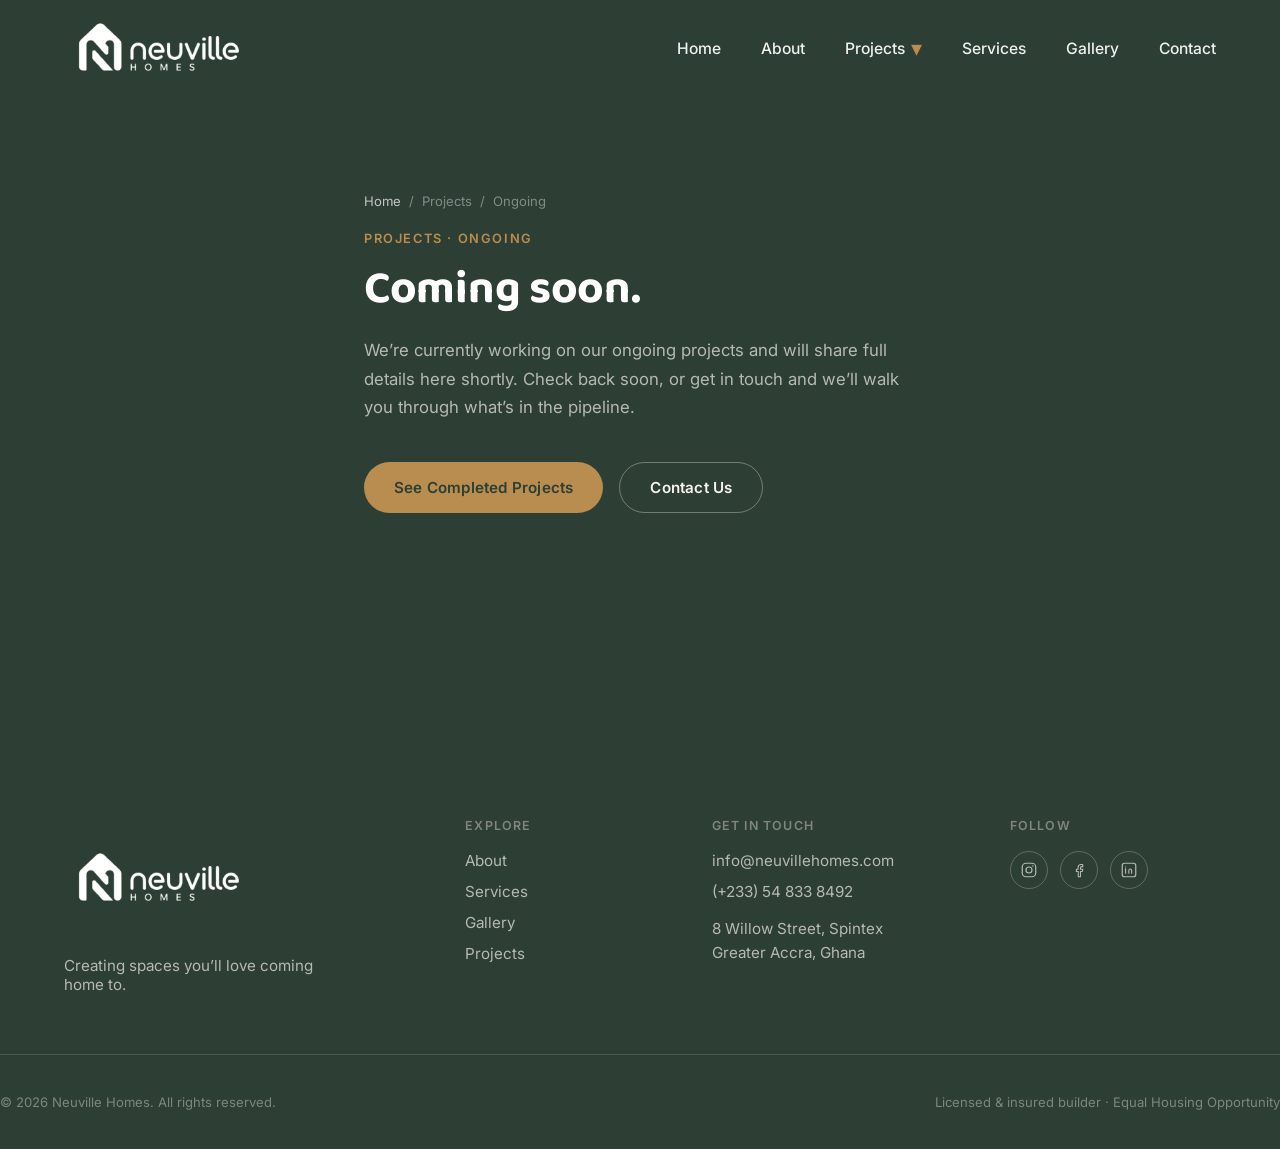
<file: ongoing.html>
<!DOCTYPE html>
<html lang="en">
<head>
<meta charset="UTF-8">
<meta name="viewport" content="width=device-width, initial-scale=1.0">
<title>Ongoing Projects | Neuville Homes</title>
<meta name="description" content="Ongoing projects by Neuville Homes — coming soon.">

<link rel="preconnect" href="https://fonts.googleapis.com">
<link rel="preconnect" href="https://fonts.gstatic.com" crossorigin>
<link href="https://fonts.googleapis.com/css2?family=Baloo+2:wght@600;700;800&family=Inter:wght@400;500;600&display=swap" rel="stylesheet">

<link rel="stylesheet" href="styles.css">
</head>
<body>

<header class="site-header" id="siteHeader">
  <div class="header-inner">

    <a href="index.html" class="logo" aria-label="Neuville Homes home">
      <span class="logo-mark" aria-hidden="true">
        <img src="assets/logo-white.png" alt="" class="logo-img logo-img--white" >
        <img src="assets/logo-green.png" alt="" class="logo-img logo-img--green" >
      </span>
    </a>

    <nav class="main-nav" id="mainNav" aria-label="Primary">
      <a href="index.html">Home</a>
      <a href="index.html#about">About</a>
      <div class="nav-item has-dropdown">
        <a href="projects.html" class="nav-dropdown-trigger">
          Projects
          <span class="nav-caret" aria-hidden="true">&#9662;</span>
        </a>
        <div class="nav-dropdown">
          <a href="completed.html">Completed</a>
          <a href="ongoing.html">Ongoing</a>
          <a href="upcoming.html">Upcoming</a>
        </div>
      </div>
      <a href="index.html#services">Services</a>
      <a href="index.html#gallery">Gallery</a>
      <a href="index.html#contact">Contact</a>
    </nav>

    <button class="nav-toggle" id="navToggle" aria-label="Toggle menu" aria-expanded="false" aria-controls="mainNav">
      <span></span>
      <span></span>
      <span></span>
    </button>

  </div>
</header>

<main>

  <section class="section coming-soon">
    <div class="section-inner coming-soon-inner">
      <nav class="breadcrumb" aria-label="Breadcrumb">
        <a href="index.html">Home</a>
        <span>/</span>
        <span>Projects</span>
        <span>/</span>
        <span>Ongoing</span>
      </nav>
      <p class="eyebrow">Projects &middot; Ongoing</p>
      <h1 class="section-heading coming-soon-heading">Coming soon.</h1>
      <p class="body-text coming-soon-sub">We&rsquo;re currently working on our ongoing projects and will share full details here shortly. Check back soon, or get in touch and we&rsquo;ll walk you through what&rsquo;s in the pipeline.</p>
      <div class="coming-soon-actions">
        <a href="completed.html" class="btn btn-gold">See Completed Projects</a>
        <a href="index.html#contact" class="btn btn-outline btn-outline--dark">Contact Us</a>
      </div>
    </div>
  </section>

</main>

<!-- ============================================
     FOOTER
     ============================================ -->
<footer class="site-footer">
  <div class="section-inner footer-grid">

    <div class="footer-brand">
      <a href="index.html" class="logo" aria-label="Neuville Homes home">
        <span class="logo-mark" aria-hidden="true">
          <img src="assets/logo-white.png" alt="" class="logo-img logo-img--white" >
          <img src="assets/logo-green.png" alt="" class="logo-img logo-img--green" >
        </span>
      </a>
      <p class="footer-tagline">Creating spaces you&rsquo;ll love coming home to.</p>
    </div>

    <nav class="footer-nav" aria-label="Footer">
      <p class="footer-col-title">Explore</p>
      <a href="index.html#about">About</a>
      <a href="index.html#services">Services</a>
      <a href="index.html#gallery">Gallery</a>
      <a href="projects.html">Projects</a>
    </nav>

    <div class="footer-contact">
      <p class="footer-col-title">Get in touch</p>
      <a href="mailto:hello@neuvillehomes.com">info@neuvillehomes.com</a>
      <a href="tel:+233548338492">(+233) 54 833 8492</a>
      <p class="footer-address">8 Willow Street, Spintex <br>Greater Accra, Ghana</p>
    </div>

    <div class="footer-social">
      <p class="footer-col-title">Follow</p>
      <div class="social-row">
        <a href="#" aria-label="Neuville Homes on Instagram" class="social-icon">
          <svg width="18" height="18" viewBox="0 0 24 24" fill="none"><rect x="3" y="3" width="18" height="18" rx="5" stroke="currentColor" stroke-width="1.6"/><circle cx="12" cy="12" r="4" stroke="currentColor" stroke-width="1.6"/><circle cx="17.2" cy="6.8" r="1" fill="currentColor"/></svg>
        </a>
        <a href="#" aria-label="Neuville Homes on Facebook" class="social-icon">
          <svg width="18" height="18" viewBox="0 0 24 24" fill="none"><path d="M14 21v-7h2.5l.5-3H14V9c0-.9.3-1.5 1.7-1.5H17V4.8c-.3 0-1.2-.1-2.3-.1-2.3 0-3.9 1.4-3.9 4v2.2H8.5v3H11v7h3Z" stroke="currentColor" stroke-width="1.4" stroke-linejoin="round"/></svg>
        </a>
        <a href="#" aria-label="Neuville Homes on LinkedIn" class="social-icon">
          <svg width="18" height="18" viewBox="0 0 24 24" fill="none"><rect x="3" y="3" width="18" height="18" rx="3" stroke="currentColor" stroke-width="1.6"/><path d="M7.5 10v6.2M7.5 7.8v.01M11.8 16.2v-3.6c0-1.2.7-2 1.9-2 1.1 0 1.8.8 1.8 2v3.6" stroke="currentColor" stroke-width="1.5" stroke-linecap="round"/></svg>
        </a>
      </div>
    </div>

  </div>

  <div class="footer-bottom">
    <div class="section-inner footer-bottom-inner">
      <p>&copy; <span id="year">2026</span> Neuville Homes. All rights reserved.</p>
      <p class="footer-fine">Licensed &amp; insured builder &middot; Equal Housing Opportunity</p>
    </div>
  </div>
</footer>

<script src="script.js"></script>
</body>
</html>
</file>
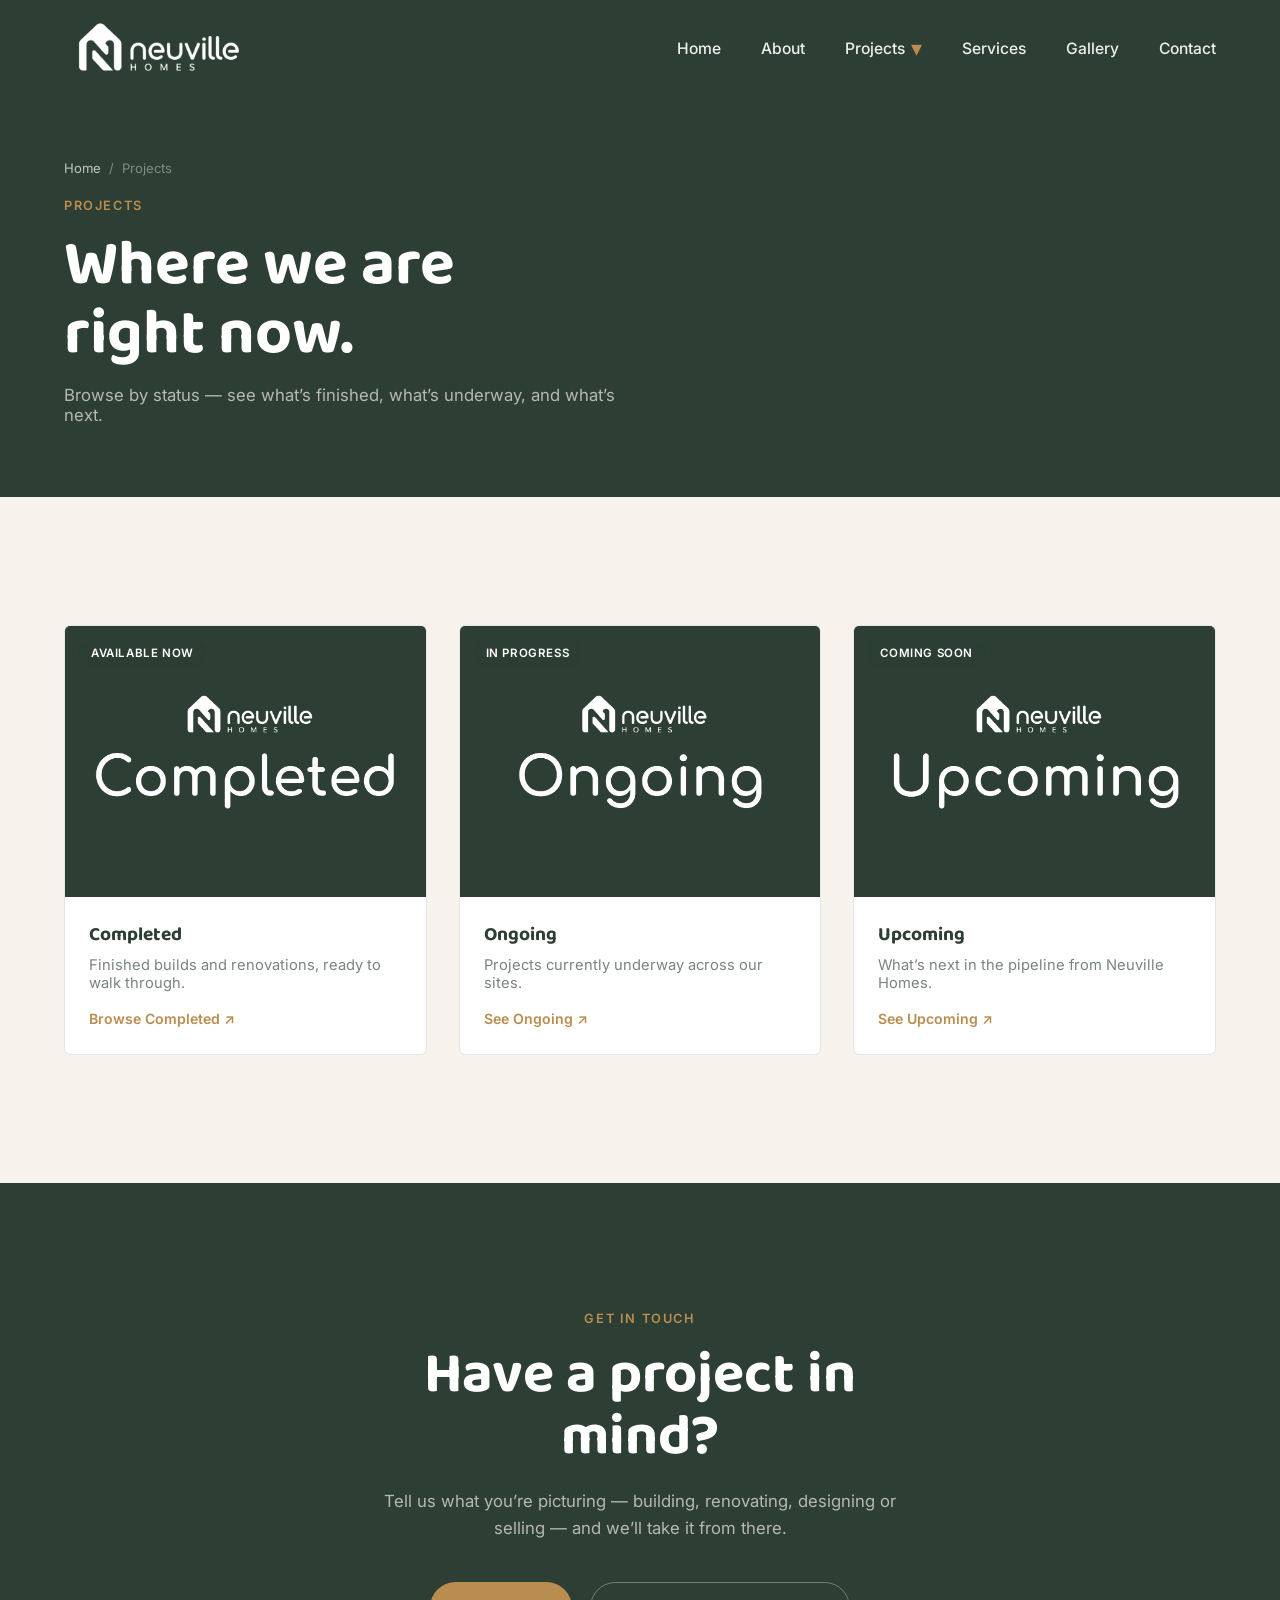
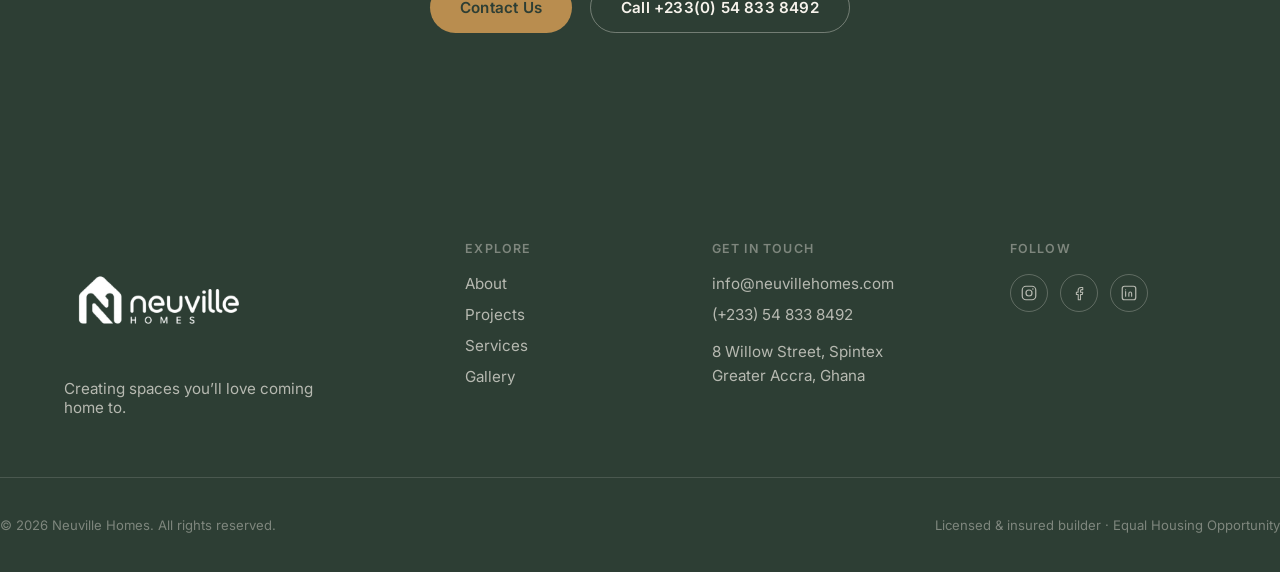
<file: projects.html>
<!DOCTYPE html>
<html lang="en">
<head>
<meta charset="UTF-8">
<meta name="viewport" content="width=device-width, initial-scale=1.0">
<title>Projects | Neuville Homes</title>
<meta name="description" content="Explore completed, ongoing and upcoming projects by Neuville Homes.">

<link rel="preconnect" href="https://fonts.googleapis.com">
<link rel="preconnect" href="https://fonts.gstatic.com" crossorigin>
<link href="https://fonts.googleapis.com/css2?family=Baloo+2:wght@600;700;800&family=Inter:wght@400;500;600&display=swap" rel="stylesheet">

<link rel="stylesheet" href="styles.css">
</head>
<body>

<header class="site-header" id="siteHeader">
  <div class="header-inner">

    <a href="index.html" class="logo" aria-label="Neuville Homes home">
      <span class="logo-mark" aria-hidden="true">
        <img src="assets/logo-white.png" alt="" class="logo-img logo-img--white" >
        <img src="assets/logo-green.png" alt="" class="logo-img logo-img--green" >
      </span>
    </a>

    <nav class="main-nav" id="mainNav" aria-label="Primary">
      <a href="index.html">Home</a>
      <a href="index.html#about">About</a>
      <div class="nav-item has-dropdown">
        <a href="projects.html" class="nav-dropdown-trigger" aria-current="page">
          Projects
          <span class="nav-caret" aria-hidden="true">&#9662;</span>
        </a>
        <div class="nav-dropdown">
          <a href="completed.html">Completed</a>
          <a href="ongoing.html">Ongoing</a>
          <a href="upcoming.html">Upcoming</a>
        </div>
      </div>
      <a href="index.html#services">Services</a>
      <a href="index.html#gallery">Gallery</a>
      <a href="index.html#contact">Contact</a>
    </nav>

    <button class="nav-toggle" id="navToggle" aria-label="Toggle menu" aria-expanded="false" aria-controls="mainNav">
      <span></span>
      <span></span>
      <span></span>
    </button>

  </div>
</header>

<main>

  <!-- ============================================
       PAGE HEADER
       ============================================ -->
  <section class="page-hero">
    <div class="section-inner">
      <nav class="breadcrumb" aria-label="Breadcrumb">
        <a href="index.html">Home</a>
        <span>/</span>
        <span>Projects</span>
      </nav>
      <p class="eyebrow eyebrow--light">Projects</p>
      <h1 class="page-hero-heading">Where we are<br>right now.</h1>
      <p class="page-hero-sub">Browse by status — see what&rsquo;s finished, what&rsquo;s underway, and what&rsquo;s next.</p>
    </div>
  </section>

  <!-- ============================================
       PROJECT STATUS WIDGETS
       ============================================ -->
  <section class="section completed-section">
    <div class="section-inner">
      <div class="projects-grid">

        <a class="project-card" href="completed.html">
          <div class="project-card-media">
            <img src="assets/completed.jpg" alt="Completed projects">
            <span class="project-card-tag">Available Now</span>
          </div>
          <div class="project-card-body">
            <h3>Completed</h3>
            <p>Finished builds and renovations, ready to walk through.</p>
            <span class="project-card-link">Browse Completed &#8599;</span>
          </div>
        </a>

        <a class="project-card" href="ongoing.html">
          <div class="project-card-media">
            <img src="assets/ongoing.jpg" alt="Ongoing projects">
            <span class="project-card-tag">In Progress</span>
          </div>
          <div class="project-card-body">
            <h3>Ongoing</h3>
            <p>Projects currently underway across our sites.</p>
            <span class="project-card-link">See Ongoing &#8599;</span>
          </div>
        </a>

        <a class="project-card" href="upcoming.html">
          <div class="project-card-media">
            <img src="assets/upcoming.jpg" alt="Upcoming projects">
            <span class="project-card-tag">Coming Soon</span>
          </div>
          <div class="project-card-body">
            <h3>Upcoming</h3>
            <p>What&rsquo;s next in the pipeline from Neuville Homes.</p>
            <span class="project-card-link">See Upcoming &#8599;</span>
          </div>
        </a>

      </div>
    </div>
  </section>

  <!-- ============================================
       CTA
       ============================================ -->
  <section class="section cta" id="contact">
    <div class="section-inner cta-inner">
      <p class="eyebrow eyebrow--light">Get In Touch</p>
      <h2 class="cta-heading">Have a project in mind?</h2>
      <p class="cta-sub">Tell us what you&rsquo;re picturing &mdash; building, renovating, designing or selling &mdash; and we&rsquo;ll take it from there.</p>
      <div class="cta-actions">
        <a href="mailto:hello@neuvillehomes.com" class="btn btn-gold">Contact Us</a>
        <a href="tel:+233548338492" class="btn btn-outline">Call +233(0) 54 833 8492</a>
      </div>
    </div>
  </section>

</main>

<!-- ============================================
     FOOTER
     ============================================ -->
<footer class="site-footer">
  <div class="section-inner footer-grid">

    <div class="footer-brand">
      <a href="index.html" class="logo" aria-label="Neuville Homes home">
        <span class="logo-mark" aria-hidden="true">
          <img src="assets/logo-white.png" alt="" class="logo-img logo-img--white" >
          <img src="assets/logo-green.png" alt="" class="logo-img logo-img--green" >
        </span>
      </a>
      <p class="footer-tagline">Creating spaces you&rsquo;ll love coming home to.</p>
    </div>

    <nav class="footer-nav" aria-label="Footer">
      <p class="footer-col-title">Explore</p>
      <a href="index.html#about">About</a>
      <a href="projects.html">Projects</a>
      <a href="index.html#services">Services</a>
      <a href="index.html#gallery">Gallery</a>
    </nav>

    <div class="footer-contact">
      <p class="footer-col-title">Get in touch</p>
      <a href="mailto:hello@neuvillehomes.com">info@neuvillehomes.com</a>
      <a href="tel:+233548338492">(+233) 54 833 8492</a>
      <p class="footer-address">8 Willow Street, Spintex <br>Greater Accra, Ghana</p>
    </div>

    <div class="footer-social">
      <p class="footer-col-title">Follow</p>
      <div class="social-row">
        <a href="#" aria-label="Neuville Homes on Instagram" class="social-icon">
          <svg width="18" height="18" viewBox="0 0 24 24" fill="none"><rect x="3" y="3" width="18" height="18" rx="5" stroke="currentColor" stroke-width="1.6"/><circle cx="12" cy="12" r="4" stroke="currentColor" stroke-width="1.6"/><circle cx="17.2" cy="6.8" r="1" fill="currentColor"/></svg>
        </a>
        <a href="#" aria-label="Neuville Homes on Facebook" class="social-icon">
          <svg width="18" height="18" viewBox="0 0 24 24" fill="none"><path d="M14 21v-7h2.5l.5-3H14V9c0-.9.3-1.5 1.7-1.5H17V4.8c-.3 0-1.2-.1-2.3-.1-2.3 0-3.9 1.4-3.9 4v2.2H8.5v3H11v7h3Z" stroke="currentColor" stroke-width="1.4" stroke-linejoin="round"/></svg>
        </a>
        <a href="#" aria-label="Neuville Homes on LinkedIn" class="social-icon">
          <svg width="18" height="18" viewBox="0 0 24 24" fill="none"><rect x="3" y="3" width="18" height="18" rx="3" stroke="currentColor" stroke-width="1.6"/><path d="M7.5 10v6.2M7.5 7.8v.01M11.8 16.2v-3.6c0-1.2.7-2 1.9-2 1.1 0 1.8.8 1.8 2v3.6" stroke="currentColor" stroke-width="1.5" stroke-linecap="round"/></svg>
        </a>
      </div>
    </div>

  </div>

  <div class="footer-bottom">
    <div class="section-inner footer-bottom-inner">
      <p>&copy; <span id="year">2026</span> Neuville Homes. All rights reserved.</p>
      <p class="footer-fine">Licensed &amp; insured builder &middot; Equal Housing Opportunity</p>
    </div>
  </div>
</footer>

<script src="script.js"></script>
</body>
</html>
</file>
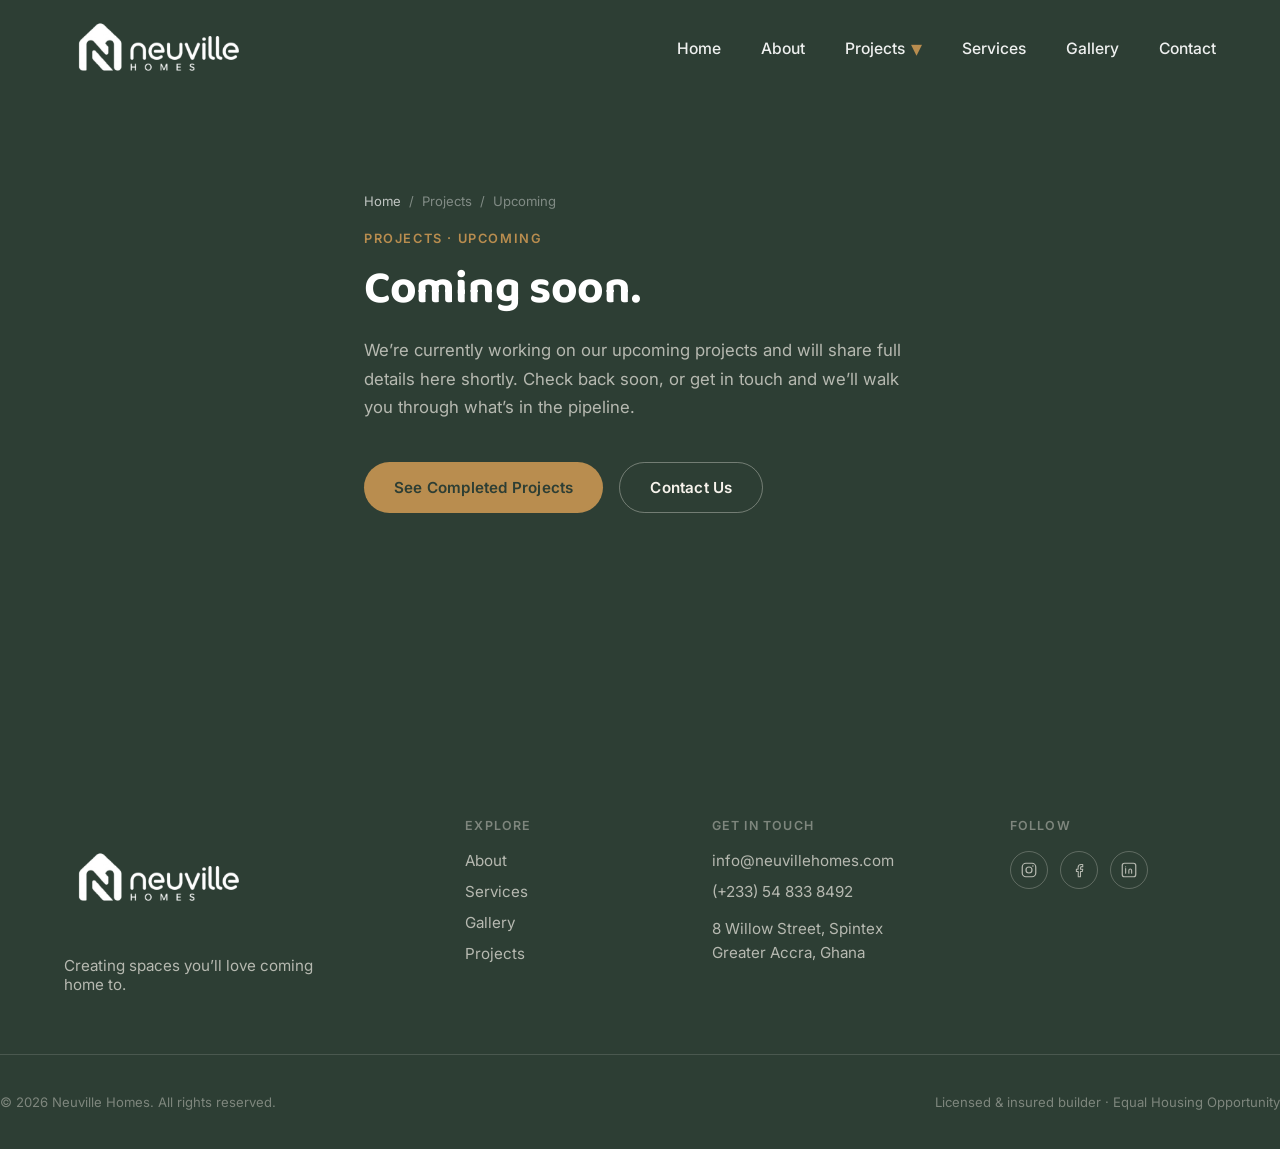
<file: upcoming.html>
<!DOCTYPE html>
<html lang="en">
<head>
<meta charset="UTF-8">
<meta name="viewport" content="width=device-width, initial-scale=1.0">
<title>Upcoming Projects | Neuville Homes</title>
<meta name="description" content="Upcoming projects by Neuville Homes — coming soon.">

<link rel="preconnect" href="https://fonts.googleapis.com">
<link rel="preconnect" href="https://fonts.gstatic.com" crossorigin>
<link href="https://fonts.googleapis.com/css2?family=Baloo+2:wght@600;700;800&family=Inter:wght@400;500;600&display=swap" rel="stylesheet">

<link rel="stylesheet" href="styles.css">
</head>
<body>

<header class="site-header" id="siteHeader">
  <div class="header-inner">

    <a href="index.html" class="logo" aria-label="Neuville Homes home">
      <span class="logo-mark" aria-hidden="true">
        <img src="assets/logo-white.png" alt="" class="logo-img logo-img--white" >
        <img src="assets/logo-green.png" alt="" class="logo-img logo-img--green" >
      </span>
    </a>

    <nav class="main-nav" id="mainNav" aria-label="Primary">
      <a href="index.html">Home</a>
      <a href="index.html#about">About</a>
      <div class="nav-item has-dropdown">
        <a href="projects.html" class="nav-dropdown-trigger">
          Projects
          <span class="nav-caret" aria-hidden="true">&#9662;</span>
        </a>
        <div class="nav-dropdown">
          <a href="completed.html">Completed</a>
          <a href="ongoing.html">Ongoing</a>
          <a href="upcoming.html">Upcoming</a>
        </div>
      </div>
      <a href="index.html#services">Services</a>
      <a href="index.html#gallery">Gallery</a>
      <a href="index.html#contact">Contact</a>
    </nav>

    <button class="nav-toggle" id="navToggle" aria-label="Toggle menu" aria-expanded="false" aria-controls="mainNav">
      <span></span>
      <span></span>
      <span></span>
    </button>

  </div>
</header>

<main>

  <section class="section coming-soon">
    <div class="section-inner coming-soon-inner">
      <nav class="breadcrumb" aria-label="Breadcrumb">
        <a href="index.html">Home</a>
        <span>/</span>
        <span>Projects</span>
        <span>/</span>
        <span>Upcoming</span>
      </nav>
      <p class="eyebrow">Projects &middot; Upcoming</p>
      <h1 class="section-heading coming-soon-heading">Coming soon.</h1>
      <p class="body-text coming-soon-sub">We&rsquo;re currently working on our upcoming projects and will share full details here shortly. Check back soon, or get in touch and we&rsquo;ll walk you through what&rsquo;s in the pipeline.</p>
      <div class="coming-soon-actions">
        <a href="completed.html" class="btn btn-gold">See Completed Projects</a>
        <a href="index.html#contact" class="btn btn-outline btn-outline--dark">Contact Us</a>
      </div>
    </div>
  </section>

</main>

<!-- ============================================
     FOOTER
     ============================================ -->
<footer class="site-footer">
  <div class="section-inner footer-grid">

    <div class="footer-brand">
      <a href="index.html" class="logo" aria-label="Neuville Homes home">
        <span class="logo-mark" aria-hidden="true">
          <img src="assets/logo-white.png" alt="" class="logo-img logo-img--white" >
          <img src="assets/logo-green.png" alt="" class="logo-img logo-img--green" >
        </span>
      </a>
      <p class="footer-tagline">Creating spaces you&rsquo;ll love coming home to.</p>
    </div>

    <nav class="footer-nav" aria-label="Footer">
      <p class="footer-col-title">Explore</p>
      <a href="index.html#about">About</a>
      <a href="index.html#services">Services</a>
      <a href="index.html#gallery">Gallery</a>
      <a href="projects.html">Projects</a>
    </nav>

    <div class="footer-contact">
      <p class="footer-col-title">Get in touch</p>
      <a href="mailto:hello@neuvillehomes.com">info@neuvillehomes.com</a>
      <a href="tel:+233548338492">(+233) 54 833 8492</a>
      <p class="footer-address">8 Willow Street, Spintex <br>Greater Accra, Ghana</p>
    </div>

    <div class="footer-social">
      <p class="footer-col-title">Follow</p>
      <div class="social-row">
        <a href="#" aria-label="Neuville Homes on Instagram" class="social-icon">
          <svg width="18" height="18" viewBox="0 0 24 24" fill="none"><rect x="3" y="3" width="18" height="18" rx="5" stroke="currentColor" stroke-width="1.6"/><circle cx="12" cy="12" r="4" stroke="currentColor" stroke-width="1.6"/><circle cx="17.2" cy="6.8" r="1" fill="currentColor"/></svg>
        </a>
        <a href="#" aria-label="Neuville Homes on Facebook" class="social-icon">
          <svg width="18" height="18" viewBox="0 0 24 24" fill="none"><path d="M14 21v-7h2.5l.5-3H14V9c0-.9.3-1.5 1.7-1.5H17V4.8c-.3 0-1.2-.1-2.3-.1-2.3 0-3.9 1.4-3.9 4v2.2H8.5v3H11v7h3Z" stroke="currentColor" stroke-width="1.4" stroke-linejoin="round"/></svg>
        </a>
        <a href="#" aria-label="Neuville Homes on LinkedIn" class="social-icon">
          <svg width="18" height="18" viewBox="0 0 24 24" fill="none"><rect x="3" y="3" width="18" height="18" rx="3" stroke="currentColor" stroke-width="1.6"/><path d="M7.5 10v6.2M7.5 7.8v.01M11.8 16.2v-3.6c0-1.2.7-2 1.9-2 1.1 0 1.8.8 1.8 2v3.6" stroke="currentColor" stroke-width="1.5" stroke-linecap="round"/></svg>
        </a>
      </div>
    </div>

  </div>

  <div class="footer-bottom">
    <div class="section-inner footer-bottom-inner">
      <p>&copy; <span id="year">2026</span> Neuville Homes. All rights reserved.</p>
      <p class="footer-fine">Licensed &amp; insured builder &middot; Equal Housing Opportunity</p>
    </div>
  </div>
</footer>

<script src="script.js"></script>
</body>
</html>
</file>
<file: styles.css>
/* ============================================
   Neuville Homes — Landing Page
   ============================================ */

:root{
  --color-cream: #F7F3EC;
  --color-ink: #2D3E34;
  --color-gold: #B98D4F;
  --color-overlay-top: rgba(10, 14, 20, 0.15);
  --color-overlay-bottom: rgba(10, 8, 6, 0.55);

  --font-display: 'Baloo 2', 'Quicksand', sans-serif;
  --font-body: 'Inter', -apple-system, BlinkMacSystemFont, sans-serif;

  --header-h: 96px;
  --container-pad: 64px;
}

*, *::before, *::after{ box-sizing: border-box; }

html{ scroll-behavior: smooth; }

body{
  margin: 0;
  font-family: var(--font-body);
  background: var(--color-ink);
  color: var(--color-cream);
  -webkit-font-smoothing: antialiased;
}

a{ text-decoration: none; color: inherit; }

img, video{ max-width: 100%; display: block; }

button{ font-family: inherit; }

/* ============================================
   HEADER
   ============================================ */

.site-header{
  position: absolute;
  top: 0;
  left: 0;
  right: 0;
  z-index: 100;
  height: var(--header-h);
}

.header-inner{
  max-width: 1440px;
  margin: 0 auto;
  height: 100%;
  padding: 0 var(--container-pad);
  display: flex;
  align-items: center;
  justify-content: space-between;
}

.logo{
  display: flex;
  align-items: center;
  gap: 12px;
  flex-shrink: 0;
}

.logo-mark{
  display: flex;
  align-items: center;
  justify-content: center;
  width: 180px;
  height: 120px;
  flex-shrink: 0;
  position: relative;
}

.logo-img{
  width: 100%;
  height: 100%;
  object-fit: contain;
  display: block;
}

.logo-img--green{ display: none; }

.main-nav{
  display: flex;
  align-items: center;
  gap: 40px;
}

.main-nav a{
  font-size: 0.98rem;
  font-weight: 500;
  color: rgba(255, 255, 255, 0.92);
  position: relative;
  padding: 6px 0;
  transition: color 0.25s ease;
}

.main-nav a::after{
  content: "";
  position: absolute;
  left: 0;
  bottom: 0;
  width: 0%;
  height: 1.5px;
  background: #ffffff;
  transition: width 0.3s ease;
}

.main-nav a:hover{ color: #ffffff; }
.main-nav a:hover::after{ width: 100%; }

/* ============================================
   PROJECTS NAV DROPDOWN
   ============================================ */

.nav-item{ position: relative; }

.nav-dropdown-trigger{
  display: inline-flex;
  align-items: center;
  gap: 6px;
}

.nav-caret{
  font-size: 1.4rem;
  line-height: 0;
  color: var(--color-gold);
  transition: transform 0.25s ease;
}

.nav-dropdown{
  display: none;
  flex-direction: column;
  position: absolute;
  top: calc(100% + 14px);
  left: 0;
  min-width: 180px;
  background: var(--color-ink);
  border: 1px solid rgba(255, 255, 255, 0.12);
  border-radius: 8px;
  padding: 8px;
  box-shadow: 0 18px 40px rgba(0,0,0,0.35);
  z-index: 120;
}

.nav-dropdown a{
  padding: 10px 12px;
  border-radius: 5px;
  font-size: 0.92rem;
  color: #ffffff !important; 
}

.nav-dropdown a:hover{
  background: rgba(255, 255, 255, 0.08);
}

.nav-dropdown a::after{ display: none; }

@media (min-width: 901px){
  .nav-item.has-dropdown:hover > .nav-dropdown,
  .nav-item.has-dropdown:focus-within > .nav-dropdown,
  .nav-item.has-dropdown.is-open > .nav-dropdown{
    display: flex;
  }

  .nav-item.has-dropdown:hover > .nav-dropdown-trigger .nav-caret,
  .nav-item.has-dropdown.is-open > .nav-dropdown-trigger .nav-caret{
    transform: rotate(180deg);
  }
}

@media (max-width: 900px){
  .nav-dropdown-trigger{ font-size: 1.15rem; }

  .nav-dropdown{
    position: static;
    background: var(--color-ink);
    border: none;
    box-shadow: none;
    border-radius: 8px;
    padding: 10px 12px;
    margin-top: 8px;
    width: 100%;
  }

  .nav-item.has-dropdown.is-open > .nav-dropdown{ display: flex; }

  .nav-item.has-dropdown.is-open > .nav-dropdown-trigger .nav-caret{
    transform: rotate(180deg);
  }
}

/* Mobile nav toggle */
.nav-toggle{
  display: none;
  flex-direction: column;
  justify-content: center;
  gap: 5px;
  width: 40px;
  height: 40px;
  background: none;
  border: none;
  cursor: pointer;
  z-index: 110;
}

.nav-toggle span{
  display: block;
  width: 100%;
  height: 2px;
  background: #ffffff;
  border-radius: 2px;
  transition: transform 0.3s ease, opacity 0.3s ease;
}

.nav-toggle.is-open span:nth-child(1){ transform: translateY(7px) rotate(45deg); }
.nav-toggle.is-open span:nth-child(2){ opacity: 0; }
.nav-toggle.is-open span:nth-child(3){ transform: translateY(-7px) rotate(-45deg); }

/* ============================================
   HERO
   ============================================ */

.hero{
  position: relative;
  min-height: 100svh;
  width: 100%;
  display: flex;
  align-items: center;
  overflow: hidden;
}

.hero-media{
  position: absolute;
  inset: 0;
  z-index: 0;
}

.hero-video{
  width: 100%;
  height: 100%;
  object-fit: cover;
  object-position: center;
}

.hero-overlay{
  position: absolute;
  inset: 0;
  background:
    linear-gradient(180deg, var(--color-overlay-top) 0%, rgba(10,10,10,0.05) 40%, var(--color-overlay-bottom) 100%),
    linear-gradient(90deg, rgba(0,0,0,0.25) 0%, rgba(0,0,0,0) 30%, rgba(0,0,0,0) 70%, rgba(0,0,0,0.25) 100%);
}

.hero-content{
  position: relative;
  z-index: 1;
  width: 100%;
  max-width: 1080px;
  margin: 0 auto;
  text-align: center;
  animation: hero-rise 1s cubic-bezier(0.16, 1, 0.3, 1) both;
  animation-delay: 0.15s;
}

@keyframes hero-rise{
  from{ opacity: 0; transform: translateY(22px); }
  to{ opacity: 1; transform: translateY(0); }
}

.hero-heading{
  font-family: var(--font-display);
  font-weight: 700;
  font-size: clamp(3.2rem, 6.8vw, 5.8rem);
  line-height: 1.08;
  letter-spacing: -0.5px;
  margin: 0 0 28px;
  color: #ffffff;
  text-wrap: balance;
}

.hero-heading-thin{
  font-weight: 600;
  opacity: 0.94;
}

.hero-sub{
  font-family: var(--font-body);
  font-weight: 400;
  font-size: clamp(1rem, 1.6vw, 1.2rem);
  line-height: 1.55;
  color: rgba(255, 255, 255, 0.92);
  max-width: 680px;
  margin: 0 auto;
}

/* ============================================
   RESPONSIVE
   ============================================ */

@media (max-width: 900px){
  :root{ --container-pad: 32px; --header-h: 84px; }

  .main-nav{
    position: fixed;
    top: 0;
    right: 0;
    height: 100svh;
    width: min(78vw, 340px);
    background: rgba(45, 62, 52, 0.98);
    flex-direction: column;
    justify-content: center;
    align-items: flex-start;
    gap: 28px;
    padding: 0 40px;
    transform: translateX(100%);
    transition: transform 0.4s cubic-bezier(0.16, 1, 0.3, 1);
    z-index: 105;
  }

  .main-nav.is-open{ transform: translateX(0); }

  .main-nav a{ font-size: 1.15rem; }

  .nav-toggle{ display: flex; }

  .hero-content{ padding-bottom: 12vh; }
}

@media (max-width: 560px){
  :root{ --container-pad: 22px; --header-h: 76px; }

  .logo-mark{ width: 130px; height: 100px; border-radius: 11px; }

  .hero-heading{ margin-bottom: 20px; }
  .hero-sub{ font-size: 0.98rem; }

  .hero-content{ padding-bottom: 10vh; }
}

@media (max-width: 380px){
  .hero-heading{ font-size: clamp(2rem, 8vw, 2.4rem); }
}

/* Respect reduced motion */
@media (prefers-reduced-motion: reduce){
  .hero-content{ animation: none; }
  html{ scroll-behavior: auto; }
  .main-nav, .nav-toggle span, .main-nav a::after{ transition: none; }
}

/* ============================================
   DESIGN TOKENS — page sections
   ============================================ */

:root{
  --color-ink-soft: rgba(45, 62, 52, 0.64);
  --color-ink-faint: rgba(45, 62, 52, 0.38);
  --color-line: rgba(45, 62, 52, 0.12);
  --color-cream-soft: rgba(247, 243, 236, 0.68);
  --color-cream-faint: rgba(247, 243, 236, 0.4);
  --section-pad-y: 128px;
}

/* ============================================
   SHARED SECTION SCAFFOLDING
   ============================================ */

.section{
  background: var(--color-cream);
  color: var(--color-ink);
  padding: var(--section-pad-y) 0;
}

.section-inner{
  max-width: 1280px;
  margin: 0 auto;
  padding: 0 var(--container-pad);
}

.eyebrow{
  font-family: var(--font-body);
  font-size: 0.8rem;
  font-weight: 600;
  letter-spacing: 1.6px;
  text-transform: uppercase;
  color: var(--color-gold);
  margin: 0 0 18px;
}

.eyebrow--light{ color: var(--color-gold); }

.section-heading{
  font-family: var(--font-display);
  font-weight: 700;
  font-size: clamp(2.1rem, 3.6vw, 3.1rem);
  line-height: 1.12;
  letter-spacing: -0.3px;
  margin: 0;
  color: var(--color-ink);
}

.section-head{
  max-width: 640px;
  margin: 0 0 64px;
}

.body-text{
  font-family: var(--font-body);
  font-size: 1.05rem;
  line-height: 1.7;
  color: var(--color-ink-soft);
  max-width: 46ch;
  margin: 24px 0 0;
}

/* Architectural corner-tick motif — the page's signature accent.
   Small drafting-style marks at the corners of photography, used
   consistently across About / Gallery to nod to blueprint drawings. */
.placeholder-img{
  position: relative;
  background: linear-gradient(160deg, #E7E0D2 0%, #D8CEB9 100%);
  display: flex;
  align-items: center;
  justify-content: center;
  overflow: hidden;
  min-height: 160px;
}

.placeholder-img--gold{
  background: linear-gradient(160deg, #C7A06B 0%, #9E7743 100%);
}

.placeholder-img::before,
.placeholder-img::after{
  content: "";
  position: absolute;
  width: 22px;
  height: 22px;
  border: 1.5px solid rgba(45, 62, 52, 0.55);
  opacity: 0.55;
  pointer-events: none;
}
.placeholder-img::before{ top: 14px; left: 14px; border-right: none; border-bottom: none; }
.placeholder-img::after{ bottom: 14px; right: 14px; border-left: none; border-top: none; }
.placeholder-img--gold::before,
.placeholder-img--gold::after{ border-color: rgba(255,255,255,0.6); }

.ph-label{
  font-family: var(--font-body);
  font-size: 0.78rem;
  font-weight: 500;
  letter-spacing: 0.3px;
  color: rgba(45, 62, 52, 0.5);
  text-align: center;
  padding: 0 16px;
}
.placeholder-img--gold .ph-label{ color: rgba(255,255,255,0.85); }

.btn{
  display: inline-flex;
  align-items: center;
  justify-content: center;
  font-family: var(--font-body);
  font-weight: 600;
  font-size: 0.95rem;
  letter-spacing: 0.2px;
  padding: 15px 30px;
  border-radius: 999px;
  transition: transform 0.25s ease, background 0.25s ease, color 0.25s ease, border-color 0.25s ease;
}

.btn-gold{
  background: var(--color-gold);
  color: #2D3E34;
}
.btn-gold:hover{ transform: translateY(-2px); background: #c99c5e; }

.btn-outline{
  background: transparent;
  color: var(--color-cream);
  border: 1.5px solid rgba(247, 243, 236, 0.35);
}
.btn-outline:hover{ border-color: rgba(247, 243, 236, 0.8); transform: translateY(-2px); }

.btn-ghost{
  background: rgba(255,255,255,0.1);
  color: #ffffff;
  border: 1.5px solid rgba(255,255,255,0.5);
  backdrop-filter: blur(6px);
}
.btn-ghost:hover{ background: rgba(255,255,255,0.22); transform: translateY(-2px); }

/* ============================================
   HEADER — solid state once scrolled past hero
   ============================================ */

.site-header{ transition: background 0.35s ease, box-shadow 0.35s ease; }

.site-header.is-scrolled{
  position: fixed;
  background: rgba(247, 243, 236, 0.92);
  backdrop-filter: blur(10px);
  box-shadow: 0 1px 0 var(--color-line);
}

.site-header.is-scrolled .logo-text,
.site-header.is-scrolled .main-nav a{ color: var(--color-ink); }

.site-header.is-scrolled .main-nav a::after{ background: var(--color-ink); }

.site-header.is-scrolled .logo-img--white{ display: none; }

.site-header.is-scrolled .logo-img--green{ display: block; }

.site-header.is-scrolled .nav-toggle span{ background: var(--color-ink); }

@media (max-width: 900px){
  .site-header.is-scrolled .main-nav{ background: rgba(45, 62, 52, 0.98); }
  .site-header.is-scrolled .main-nav a{ color: rgba(255,255,255,0.92); }
  .site-header.is-scrolled .main-nav a::after{ background: #ffffff; }
}

/* Scroll cue on the hero */
.scroll-cue{
  position: absolute;
  left: 50%;
  bottom: 36px;
  transform: translateX(-50%);
  width: 26px;
  height: 42px;
  border: 1.5px solid rgba(255,255,255,0.6);
  border-radius: 20px;
  z-index: 1;
}
.scroll-cue span{
  position: absolute;
  top: 8px;
  left: 50%;
  width: 4px;
  height: 8px;
  border-radius: 2px;
  background: #ffffff;
  transform: translateX(-50%);
  animation: cue-drop 1.8s ease infinite;
}
@keyframes cue-drop{
  0%{ opacity: 1; top: 8px; }
  70%{ opacity: 0; top: 20px; }
  100%{ opacity: 0; top: 8px; }
}
.hero-cta{ margin-top: 36px; }

/* ============================================
   ABOUT
   ============================================ */

.about-grid{
  display: grid;
  grid-template-columns: minmax(0, 0.95fr) minmax(0, 1.05fr);
  gap: 80px;
  align-items: start;
}

.pull-quote{
  margin: 40px 0 0;
  padding: 24px 0 0;
  border-top: 1px solid var(--color-line);
  max-width: 46ch;
}
.pull-quote p{
  font-family: var(--font-display);
  font-weight: 600;
  font-size: 1.28rem;
  line-height: 1.4;
  color: var(--color-ink);
  margin: 0;
}

.about-collage{
  display: grid;
  grid-template-columns: 1.1fr 1fr;
  grid-template-rows: repeat(2, 160px);
  gap: 18px;
}
.about-collage .collage-item--tall{ grid-row: 1 / 3; }
.about-collage .collage-item:not(.collage-item--tall){ height: 100%; }

.collage-item img{
  position: absolute;
  inset: 0;
  width: 100%;
  height: 100%;
  object-fit: cover;
  display: block;
}

/* ============================================
   SERVICES
   ============================================ */

.services-grid{
  display: grid;
  grid-template-columns: repeat(2, minmax(0, 1fr));
  gap: 1px;
  background: var(--color-line);
  border: 1px solid var(--color-line);
}

.service-card{
  background: var(--color-cream);
  padding: 44px 40px;
}

.service-mark{
  display: block;
  width: 34px;
  height: 2px;
  background: var(--color-gold);
  margin-bottom: 26px;
}

.service-card h3{
  font-family: var(--font-display);
  font-weight: 700;
  font-size: 1.32rem;
  margin: 0 0 12px;
  color: var(--color-ink);
}

.service-card p{
  font-family: var(--font-body);
  font-size: 0.98rem;
  line-height: 1.65;
  color: var(--color-ink-soft);
  margin: 0;
  max-width: 40ch;
}

/* ============================================
   GALLERY
   ============================================ */

.gallery-grid{
  display: grid;
  grid-template-columns: repeat(3, minmax(0, 1fr));
  gap: 20px;
}

.gallery-item{
  position: relative;
  display: block;
  margin: 0;
  aspect-ratio: 4 / 5;
  border-radius: 4px;
  overflow: hidden;
  isolation: isolate;
}

.gallery-item.gallery-item--wide{
  aspect-ratio: 4 / 5;
}
@media (min-width: 700px){
  .gallery-item.gallery-item--wide{
    grid-column: span 2;
    aspect-ratio: 16 / 10;
  }
}

.gallery-item img{
  position: absolute;
  inset: 0;
  width: 100%;
  height: 100%;
  object-fit: cover;
  display: block;
  transition: transform 0.6s cubic-bezier(0.16, 1, 0.3, 1);
}

.gallery-item:hover img{ transform: scale(1.06); }

/* Dark gradient so the caption always reads over any photo */
.gallery-item::after{
  content: "";
  position: absolute;
  inset: 0;
  background: linear-gradient(180deg, rgba(15, 12, 8, 0) 45%, rgba(15, 12, 8, 0.78) 100%);
  z-index: 1;
  pointer-events: none;
}

.gallery-item-view{
  position: absolute;
  top: 16px;
  right: 16px;
  z-index: 2;
  display: flex;
  align-items: center;
  justify-content: center;
  width: 34px;
  height: 34px;
  border-radius: 50%;
  background: rgba(247, 243, 236, 0.16);
  border: 1px solid rgba(247, 243, 236, 0.45);
  color: #ffffff;
  opacity: 0;
  transform: translateY(-6px);
  transition: opacity 0.3s ease, transform 0.3s ease, background 0.3s ease;
}
.gallery-item:hover .gallery-item-view{
  opacity: 1;
  transform: translateY(0);
}
.gallery-item:hover .gallery-item-view{ background: var(--color-gold); border-color: var(--color-gold); }

.gallery-caption{
  position: absolute;
  left: 20px;
  bottom: 18px;
  right: 20px;
  z-index: 2;
  display: flex;
  flex-direction: column;
  font-family: var(--font-body);
}
.gallery-caption span{
  font-weight: 600;
  font-size: 1.02rem;
  color: #ffffff;
}
.gallery-caption small{
  font-size: 0.82rem;
  color: rgba(247, 243, 236, 0.78);
  margin-top: 3px;
}

/* legacy figcaption support (kept in case any item still uses <figcaption>) */
.gallery-item figcaption{
  position: absolute;
  left: 18px;
  bottom: 16px;
  right: 18px;
  z-index: 2;
  display: flex;
  flex-direction: column;
  font-family: var(--font-body);
}
.gallery-item figcaption span{
  font-weight: 600;
  font-size: 0.98rem;
  color: var(--color-ink);
}
.gallery-item figcaption small{
  font-size: 0.8rem;
  color: var(--color-ink-faint);
  margin-top: 2px;
}
.gallery-item.placeholder-img--gold figcaption span,
.gallery-item.placeholder-img--gold figcaption small{ color: #ffffff; }
.gallery-item.placeholder-img--gold figcaption small{ color: rgba(255,255,255,0.75); }

/* ============================================
   WHY CHOOSE US
   ============================================ */

.why-grid{
  display: grid;
  grid-template-columns: repeat(2, minmax(0, 1fr));
  gap: 44px 64px;
}

.why-item{
  display: flex;
  gap: 18px;
  align-items: flex-start;
}

.why-check{
  flex-shrink: 0;
  display: flex;
  align-items: center;
  justify-content: center;
  width: 30px;
  height: 30px;
  border-radius: 50%;
  background: rgba(185, 141, 79, 0.14);
  color: var(--color-gold);
  font-size: 0.85rem;
  margin-top: 2px;
}

.why-item h3{
  font-family: var(--font-display);
  font-weight: 700;
  font-size: 1.08rem;
  margin: 0 0 8px;
  color: var(--color-ink);
}
.why-item p{
  font-family: var(--font-body);
  font-size: 0.95rem;
  line-height: 1.6;
  color: var(--color-ink-soft);
  margin: 0;
}

/* ============================================
   TESTIMONIALS
   ============================================ */

.testimonial-grid{
  display: grid;
  grid-template-columns: repeat(3, minmax(0, 1fr));
  gap: 28px;
}

.testimonial-card{
  margin: 0;
  background: #ffffff;
  border: 1px solid var(--color-line);
  border-radius: 4px;
  padding: 36px 32px;
  display: flex;
  flex-direction: column;
}

.quote-mark{
  font-family: var(--font-display);
  font-size: 2.6rem;
  line-height: 1;
  color: var(--color-gold);
  margin-bottom: 12px;
}

.testimonial-card p{
  font-family: var(--font-body);
  font-size: 1rem;
  line-height: 1.65;
  color: var(--color-ink);
  margin: 0 0 24px;
  flex: 1;
}

.testimonial-card footer{
  display: flex;
  flex-direction: column;
  padding-top: 16px;
  border-top: 1px solid var(--color-line);
}
.testimonial-card footer span{
  font-weight: 600;
  font-size: 0.92rem;
  color: var(--color-ink);
}
.testimonial-card footer small{
  font-size: 0.8rem;
  color: var(--color-ink-faint);
  margin-top: 2px;
}

/* ============================================
   CTA
   ============================================ */

.cta{
  background: var(--color-ink);
  color: var(--color-cream);
  text-align: center;
}

.cta-inner{
  display: flex;
  flex-direction: column;
  align-items: center;
  max-width: 640px;
}

.cta-heading{
  font-family: var(--font-display);
  font-weight: 700;
  font-size: clamp(2.4rem, 4.5vw, 3.6rem);
  line-height: 1.08;
  margin: 0 0 20px;
  color: #ffffff;
}

.cta-sub{
  font-family: var(--font-body);
  font-size: 1.05rem;
  line-height: 1.6;
  color: var(--color-cream-soft);
  margin: 0 0 40px;
}

.cta-actions{
  display: flex;
  gap: 18px;
  flex-wrap: wrap;
  justify-content: center;
}

/* ============================================
   FOOTER
   ============================================ */

.site-footer{
  background: var(--color-ink);
  color: var(--color-cream);
  padding-top: 80px;
}

.footer-grid{
  display: grid;
  grid-template-columns: 1.4fr 0.8fr 1fr 0.8fr;
  gap: 40px;
  padding-bottom: 60px;
  border-bottom: 1px solid rgba(247, 243, 236, 0.14);
}

.footer-tagline{
  font-family: var(--font-body);
  font-size: 0.95rem;
  color: var(--color-cream-soft);
  margin: 18px 0 0;
  max-width: 28ch;
}

.footer-col-title{
  font-family: var(--font-body);
  font-size: 0.78rem;
  font-weight: 600;
  letter-spacing: 1.2px;
  text-transform: uppercase;
  color: var(--color-cream-faint);
  margin: 0 0 18px;
}

.footer-nav,
.footer-contact{
  display: flex;
  flex-direction: column;
}
.footer-nav a,
.footer-contact a{
  font-family: var(--font-body);
  font-size: 0.95rem;
  color: var(--color-cream-soft);
  margin-bottom: 12px;
  transition: color 0.2s ease;
}
.footer-nav a:hover,
.footer-contact a:hover{ color: #ffffff; }

.footer-address{
  font-family: var(--font-body);
  font-size: 0.95rem;
  color: var(--color-cream-soft);
  line-height: 1.6;
  margin: 4px 0 0;
}

.social-row{ display: flex; gap: 12px; }
.social-icon{
  display: flex;
  align-items: center;
  justify-content: center;
  width: 38px;
  height: 38px;
  border-radius: 50%;
  border: 1px solid rgba(247, 243, 236, 0.25);
  color: var(--color-cream-soft);
  transition: border-color 0.2s ease, color 0.2s ease;
}
.social-icon:hover{ border-color: var(--color-gold); color: var(--color-gold); }

.footer-bottom-inner{
  display: flex;
  justify-content: space-between;
  flex-wrap: wrap;
  gap: 8px;
  padding: 26px 0;
  font-family: var(--font-body);
  font-size: 0.82rem;
  color: var(--color-cream-faint);
}

/* ============================================
   RESPONSIVE — page sections
   ============================================ */

@media (max-width: 980px){
  :root{ --section-pad-y: 96px; }

  .about-grid{ grid-template-columns: 1fr; gap: 48px; }
  .services-grid{ grid-template-columns: 1fr; }
  .gallery-grid{ grid-template-columns: repeat(2, minmax(0,1fr)); }
  .why-grid{ grid-template-columns: 1fr; gap: 32px; }
  .testimonial-grid{ grid-template-columns: 1fr; }
  .footer-grid{ grid-template-columns: 1fr 1fr; }
}

@media (max-width: 600px){
  :root{ --section-pad-y: 72px; }

  .section-head{ margin-bottom: 44px; }
  .about-collage{ grid-template-columns: 1fr; grid-template-rows: repeat(3, 180px); }
  .about-collage .collage-item--tall{ grid-row: auto; }
  .gallery-grid{ grid-template-columns: 1fr; }
  .gallery-item.gallery-item--wide{ grid-column: auto; }
  .cta-actions{ flex-direction: column; width: 100%; }
  .cta-actions .btn{ width: 100%; }
  .footer-grid{ grid-template-columns: 1fr; gap: 32px; }
  .footer-bottom-inner{ flex-direction: column; }
}

/* Respect reduced motion */
@media (prefers-reduced-motion: reduce){
  .scroll-cue span{ animation: none; }
}

/* Reveal-on-scroll (progressive enhancement; JS adds .reveal / .is-visible) */
.reveal{
  opacity: 0;
  transform: translateY(18px);
  transition: opacity 0.7s cubic-bezier(0.16, 1, 0.3, 1), transform 0.7s cubic-bezier(0.16, 1, 0.3, 1);
}
.reveal.is-visible{ opacity: 1; transform: translateY(0); }

@media (prefers-reduced-motion: reduce){
  .reveal{ opacity: 1; transform: none; transition: none; }
}
/* ============================================
   PROPERTY PAGE
   ============================================ */

/* --- Hero (image instead of video, plus breadcrumb) --- */
.property-hero-img{
  width: 100%;
  height: 100%;
  object-fit: cover;
  object-position: center;
}

.property-hero-content{ max-width: 760px; }

.breadcrumb{
  display: flex;
  align-items: center;
  gap: 8px;
  font-family: var(--font-body);
  font-size: 0.82rem;
  color: rgba(255,255,255,0.7);
  margin-bottom: 22px;
}
.breadcrumb a{ color: rgba(255,255,255,0.7); transition: color 0.2s ease; }
.breadcrumb a:hover{ color: #ffffff; }
.breadcrumb span{ color: rgba(255,255,255,0.4); }

.property-hero-heading{ margin-top: 6px; }

/* --- Quick facts strip --- */
.property-facts{
  background: var(--color-ink);
}
.property-facts-inner{
  display: flex;
  flex-wrap: wrap;
  gap: 0;
}
.fact{
  flex: 1 1 160px;
  display: flex;
  flex-direction: column;
  gap: 6px;
  padding: 26px 32px;
  border-right: 1px solid rgba(247, 243, 236, 0.14);
}
.fact:last-child{ border-right: none; }
.fact-label{
  font-family: var(--font-body);
  font-size: 0.76rem;
  letter-spacing: 1px;
  text-transform: uppercase;
  color: var(--color-cream-faint);
}
.fact-value{
  font-family: var(--font-display);
  font-weight: 700;
  font-size: 1.15rem;
  color: var(--color-gold);
}

/* --- Video --- */
.property-video-wrap{
  margin-top: 48px;
  border-radius: 4px;
  overflow: hidden;
  aspect-ratio: 16 / 9;
  background: var(--color-ink);
}
.property-video-wrap video{
  width: 100%;
  height: 100%;
  object-fit: cover;
  display: block;
}

/* --- Gallery --- */
.property-gallery-grid{
  display: grid;
  grid-template-columns: repeat(3, minmax(0, 1fr));
  gap: 18px;
}
.property-gallery-item{
  position: relative;
  display: block;
  aspect-ratio: 4 / 3;
  border-radius: 4px;
  overflow: hidden;
  border: none;
  padding: 0;
  cursor: zoom-in;
  background: var(--color-line);
}
.property-gallery-item:first-child{
  grid-column: span 2;
  grid-row: span 2;
  aspect-ratio: 4 / 4;
}
.property-gallery-item img{
  width: 100%;
  height: 100%;
  object-fit: cover;
  display: block;
  transition: transform 0.6s cubic-bezier(0.16, 1, 0.3, 1);
}
.property-gallery-item:hover img{ transform: scale(1.06); }

/* --- About --- */
.property-about-grid{
  display: grid;
  grid-template-columns: minmax(0, 0.8fr) minmax(0, 1.2fr);
  gap: 64px;
  align-items: start;
}
.property-about-copy .body-text{ max-width: 60ch; }
.property-about-copy .body-text:first-child{ margin-top: 0; }

/* --- Amenities --- */
.amenities-grid{
  display: grid;
  grid-template-columns: repeat(3, minmax(0, 1fr));
  gap: 18px 32px;
  list-style: none;
  margin: 0;
  padding: 0;
}
.amenity-item{
  display: flex;
  align-items: center;
  gap: 14px;
  font-family: var(--font-body);
  font-size: 0.98rem;
  color: var(--color-ink);
  padding-bottom: 18px;
  border-bottom: 1px solid var(--color-line);
}
.amenity-check{
  flex-shrink: 0;
  display: flex;
  align-items: center;
  justify-content: center;
  width: 24px;
  height: 24px;
  border-radius: 50%;
  background: rgba(185, 141, 79, 0.14);
  color: var(--color-gold);
  font-size: 0.7rem;
}

/* --- Map (full-bleed, the "huge wide" section) --- */
.property-map-section{
  background: var(--color-cream);
  padding-bottom: var(--section-pad-y);
}
.property-map-head{
  margin-bottom: 40px;
}
.property-map-head .section-heading span{ color: var(--color-gold); }
.property-map-frame{
  width: 100%;
  height: 520px;
  filter: grayscale(0.15) contrast(1.02);
}

/* --- Not found --- */
.property-not-found{ text-align: center; }

/* ============================================
   LIGHTBOX
   ============================================ */
.lightbox{
  position: fixed;
  inset: 0;
  z-index: 200;
  background: rgba(10, 8, 6, 0.94);
  display: flex;
  align-items: center;
  justify-content: center;
  padding: 40px;
}
.lightbox[hidden]{ display: none; }

.lightbox-img{
  max-width: min(1100px, 88vw);
  max-height: 82vh;
  object-fit: contain;
  border-radius: 4px;
  box-shadow: 0 30px 80px rgba(0,0,0,0.5);
}

.lightbox-close{
  position: absolute;
  top: 24px;
  right: 28px;
  width: 44px;
  height: 44px;
  border-radius: 50%;
  background: rgba(255,255,255,0.08);
  border: 1px solid rgba(255,255,255,0.25);
  color: #ffffff;
  font-size: 1.6rem;
  line-height: 1;
  cursor: pointer;
  transition: background 0.2s ease, border-color 0.2s ease;
}
.lightbox-close:hover{ background: var(--color-gold); border-color: var(--color-gold); }

.lightbox-nav{
  position: absolute;
  top: 50%;
  transform: translateY(-50%);
  width: 52px;
  height: 52px;
  border-radius: 50%;
  background: rgba(255,255,255,0.08);
  border: 1px solid rgba(255,255,255,0.25);
  color: #ffffff;
  font-size: 1.8rem;
  line-height: 1;
  cursor: pointer;
  transition: background 0.2s ease, border-color 0.2s ease;
}
.lightbox-nav:hover{ background: var(--color-gold); border-color: var(--color-gold); }
.lightbox-prev{ left: 24px; }
.lightbox-next{ right: 24px; }

.lightbox-count{
  position: absolute;
  bottom: 24px;
  left: 50%;
  transform: translateX(-50%);
  font-family: var(--font-body);
  font-size: 0.85rem;
  color: rgba(255,255,255,0.65);
}

/* ============================================
   PROPERTY PAGE — RESPONSIVE
   ============================================ */
@media (max-width: 980px){
  .property-about-grid{ grid-template-columns: 1fr; gap: 32px; }
  .amenities-grid{ grid-template-columns: repeat(2, minmax(0,1fr)); }
  .property-gallery-grid{ grid-template-columns: repeat(2, minmax(0,1fr)); }
  .property-gallery-item:first-child{ grid-column: span 2; aspect-ratio: 16/9; }
  .property-map-frame{ height: 400px; }
}

@media (max-width: 600px){
  .fact{ flex: 1 1 45%; padding: 20px; }
  .amenities-grid{ grid-template-columns: 1fr; }
  .property-gallery-grid{ grid-template-columns: 1fr; }
  .property-gallery-item:first-child{ grid-column: auto; aspect-ratio: 4/3; }
  .lightbox-nav{ width: 42px; height: 42px; font-size: 1.4rem; }
  .lightbox{ padding: 16px; }
}

/* ============================================
   INTERIOR PAGE HERO (completed.html)
   ============================================ */
.page-hero{
  background: var(--color-ink);
  padding: calc(var(--header-h) + 64px) 0 72px;
}
.page-hero .breadcrumb{ margin-bottom: 22px; }
.page-hero-heading{
  font-family: var(--font-display);
  font-weight: 700;
  font-size: clamp(2.6rem, 5vw, 4rem);
  line-height: 1.08;
  color: #ffffff;
  margin: 0 0 16px;
}
.page-hero-sub{
  font-family: var(--font-body);
  font-size: 1.05rem;
  color: var(--color-cream-soft);
  max-width: 52ch;
  margin: 0;
}

/* ============================================
   PROJECT CARDS (completed.html)
   ============================================ */
.projects-grid{
  display: grid;
  grid-template-columns: repeat(3, minmax(0, 1fr));
  gap: 32px;
}

.project-card{
  display: flex;
  flex-direction: column;
  border-radius: 6px;
  overflow: hidden;
  background: #ffffff;
  border: 1px solid var(--color-line);
  transition: transform 0.35s ease, box-shadow 0.35s ease;
}
.project-card:hover{
  transform: translateY(-4px);
  box-shadow: 0 20px 40px rgba(45, 62, 52, 0.12);
}

.project-card-media{
  position: relative;
  aspect-ratio: 4 / 3;
  overflow: hidden;
}
.project-card-media img{
  width: 100%;
  height: 100%;
  object-fit: cover;
  display: block;
  transition: transform 0.6s cubic-bezier(0.16, 1, 0.3, 1);
}
.project-card:hover .project-card-media img{ transform: scale(1.06); }

.project-card-tag{
  position: absolute;
  top: 14px;
  left: 14px;
  font-family: var(--font-body);
  font-size: 0.72rem;
  font-weight: 600;
  letter-spacing: 0.6px;
  text-transform: uppercase;
  color: #ffffff;
  background: rgba(45, 62, 52, 0.55);
  backdrop-filter: blur(4px);
  padding: 6px 12px;
  border-radius: 999px;
}

.project-card-body{
  padding: 22px 24px 26px;
}
.project-card-body h3{
  font-family: var(--font-display);
  font-weight: 700;
  font-size: 1.2rem;
  margin: 0 0 6px;
  color: var(--color-ink);
}
.project-card-body p{
  font-family: var(--font-body);
  font-size: 0.92rem;
  color: var(--color-ink-soft);
  margin: 0 0 16px;
}
.project-card-link{
  font-family: var(--font-body);
  font-size: 0.88rem;
  font-weight: 600;
  color: var(--color-gold);
}

/* ============================================
   COMING SOON (ongoing.html / upcoming.html)
   ============================================ */
.coming-soon{
  background: var(--color-ink);
  min-height: 82vh;
  display: flex;
  align-items: center;
  padding-top: var(--header-h);
}
.coming-soon-inner{
  max-width: 680px;
}
.coming-soon .breadcrumb--dark{ margin-bottom: 26px; }
.coming-soon-heading{
  color: #ffffff;
  margin: 4px 0 20px;
}
.coming-soon-sub{
  color: var(--color-cream-soft);
  max-width: 54ch;
  margin: 0 0 40px;
}
.coming-soon-actions{
  display: flex;
  gap: 16px;
  flex-wrap: wrap;
}
.btn-outline--dark{
  color: var(--color-cream);
  border-color: rgba(247, 243, 236, 0.35);
}
.btn-outline--dark:hover{ border-color: rgba(247, 243, 236, 0.8); }

@media (max-width: 900px){
  .projects-grid{ grid-template-columns: repeat(2, minmax(0,1fr)); }
}
@media (max-width: 600px){
  .projects-grid{ grid-template-columns: 1fr; }
  .coming-soon-actions{ flex-direction: column; }
  .coming-soon-actions .btn{ width: 100%; text-align: center; }
}
</file>
